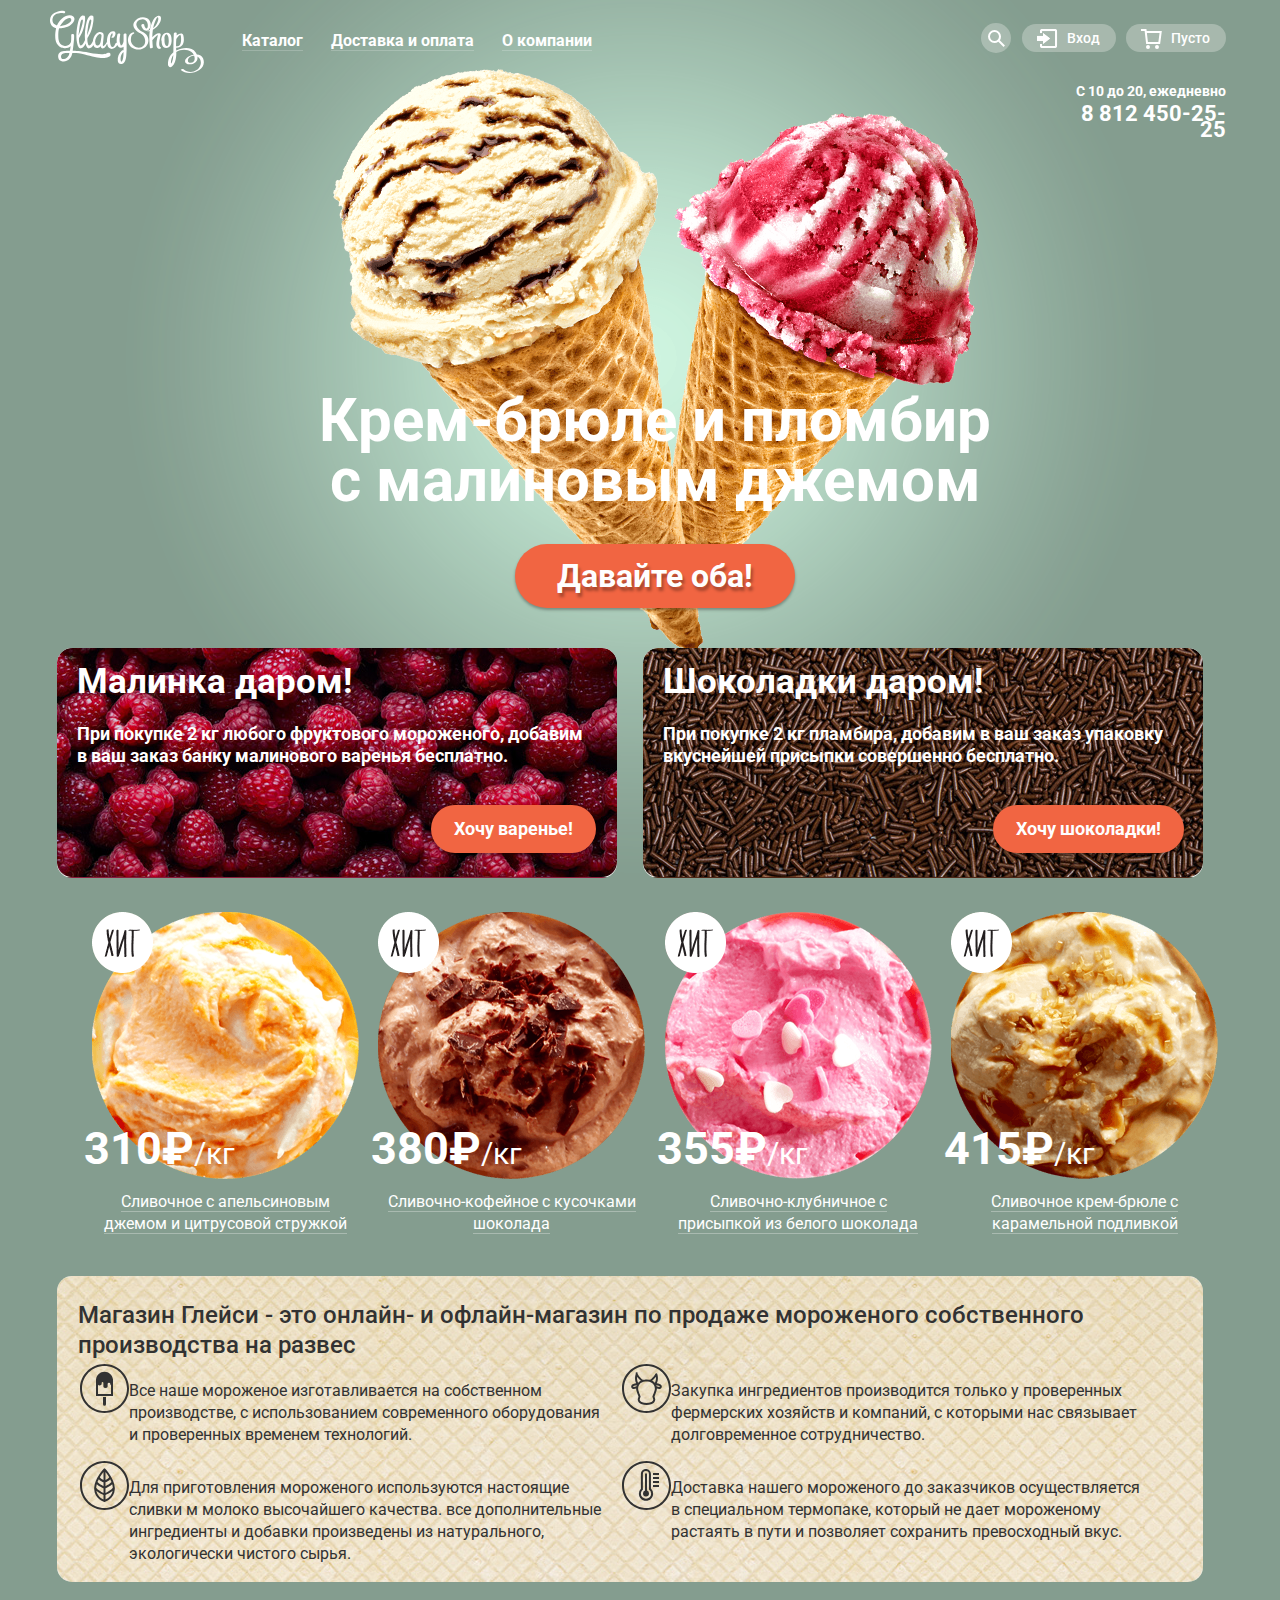
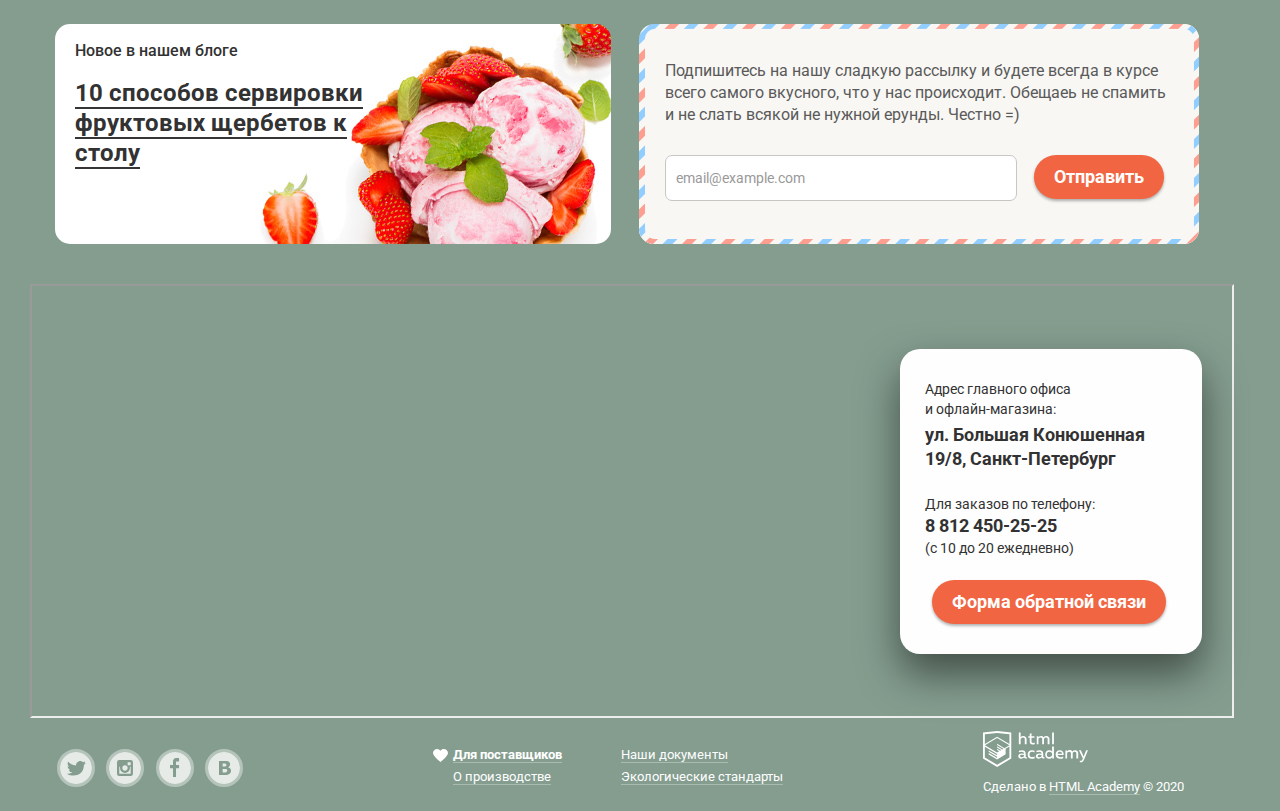
<file: index.html>
<!DOCTYPE html>
<html lang="ru">
  <head>
    <meta charset="utf-8">
    <title>Gllacy Shop</title>
    <link href="https://fonts.googleapis.com/css2?family=Roboto:wght@400;500;700&display=swap" rel="stylesheet">
    <link href="/css/normalize.css" rel="stylesheet" >
    <link href="/css/site.css" rel="stylesheet">
  </head>
  <body>

    <header class="main-header">

      <nav class="main-navigation">

        <div class="index-logo">
          <img src="/svg/logo.svg" alt="Логотип магазина Глейзи">
        </div>
        
        <ul class="site-navigation style">
          <li class="menu-item"><a href="#" class="indent">Каталог</a></li>
          <li class="menu-item"><a href="#">Доставка и оплата</a></li>
          <li class="menu-item"><a href="#">О компании</a></li>
        </ul>

        <div class="for-user">
          <div class="user-navigation style">
            <ul class="for-user-navigation">
              <li>
                <a class="site-loupe" href="#">
                  <div class="modal modal-loupe">
                    <form class="search" action="#" method="POST">
                      <h2 class="visually-hidden">Поиск</h2>
                      
                      <input class="input" type="text" name="input" placeholder="Крем-брюле"><br>
                    </form>
                  </div>
                </a>  
              </li>
              <li class="user-information">
                <a class="login-link" href="login.html">Вход</a>
              </li>
              <li class="user-information">
                <a class="site-basket" href="basket.html">Пусто</a>
              </li>
            </ul>
          </div>

          <div class="working-time">
            <p>С 10 до 20, ежедневно</p>
            <p class="working_telephone">8 812 450-25-25</p>
          </div>
        </div>
      </nav>
    </header>

    <main class="conteiner">

      <h1 class="visually-hidden">Магазин Глейзи</h1>
      <section class="gallery">
        <h2 class="visually-hidden">Фотогалерея</h2>

        <div class="background-ice"></div>

        <div class="ice-title">
          <div class="background-ice-title">
            <p class="content-title">Крем-брюле и пломбир<br> с малиновым джемом</p>
            <a class="catalog-button" href="catalog.html">
              <button type="button" class="button-want button">Давайте оба!</button>
            </a>
          </div>
        </div>
      </section>

      <section class="catalog">
        
        <div class="raspberries-chocolate">
          <div class="background-raspberries">
            <h3>Малинка даром!</h3>
            <p>При покупке 2 кг любого фруктового мороженого, добавим<br>
              в ваш заказ банку малинового варенья бесплатно.
            </p>

            <div class="button-raspberries">
              <a class="catalog-button" href="catalog.html">
                <button type="button" class="button">Хочу варенье!</button>
              </a>
            </div>
          </div>

          <div class="background-chocolate">
            <h3>Шоколадки даром!</h3>
            <p>При покупке 2 кг пламбира, добавим в ваш заказ упаковку<br>
              вкуснейшей присыпки совершенно бесплатно.
            </p>
            
            <div class="button-chocolate">
              <a class="catalog-button" href="catalog.html">
                <button type="button" class="button">Хочу шоколадки!</button>
              </a>
            </div>  
          </div>
        </div>
      </section>

      <section class="index-hit">
        <h2 class="visually-hidden">Список мороженого</h2>

        <div class="catalog-ice">
          <div class="catalog-style">
            <div class="catalog-item">

              <div class="ice">
                <img src="/img/01.png" width="267" height="267" alt="Сливочное с апельсиновым джемом и цитрусовой стружкой">
              </div>

              <div class="price">
                <span class="catalog-weight"><b>310₽</b>/кг</span><br>
              </div>
              
              <p class="catalog-itim-title">
                <a href="#">Сливочное с апельсиновым<br> джемом и цитрусовой стружкой</a>
              </p>
              <a class="button button-ice" href="#">Быстрый просмотр</a>
            </div>

            <div class="catalog-item">

              <div class="ice">
                <img src="/img/02.png" width="267" height="267" alt="Сливочно-кофейное с кусочками шоколада">
              </div>

              <div class="price">
                <span class="catalog-weight"><b>380₽</b>/кг</span><br>
              </div>

              <p class="catalog-itim-title">
                <a href="#">Сливочно-кофейное с кусочками<br> шоколада</a>
              </p>
              <a class="button button-ice" href="#">Быстрый просмотр</a>
            </div>

            <div class="catalog-item">

              <div class="ice">
                <img src="/img/03.png" width="267" height="267" alt="Сливочно-клубничное с присыпкой из белого шоколада">
              </div>

              <div class="price">
                <span class="catalog-weight"><b>355₽</b>/кг</span><br>
              </div>

              <p class="catalog-itim-title">
                <a href="#">Сливочно-клубничное с<br> присыпкой из белого шоколада</a>
              </p>
              <a class="button button-ice" href="#">Быстрый просмотр</a>
            </div>
            
            <div class="catalog-item">

              <div class="ice">
                <img src="/img/04.png" width="267" height="267" alt="Сливочное крем-брюле с карамельной подливкой">
              </div>

              <div class="price">
                <span class="catalog-weight"><b>415₽</b>/кг</span><br>
              </div>

              <p class="catalog-itim-title">
                <a href="#">Сливочное крем-брюле с<br> карамельной подливкой</a>
              </p>
              <a class="button button-ice" href="#">Быстрый просмотр</a>
            </div>
          </div>
        </div>      
      </section>

      <section class="background-waffle">
        <h2 class="visually-hidden">Преимущуства</h2>

        <p class="advant-title">Магазин Глейcи - это онлайн- и офлайн-магазин по продаже мороженого
           собственного производства на развес
        </p>
        
        <div class="waffle-style">
          <div class="waffle-style-column">
            <div class="style-column">
              <img src="/svg/ice-cream.svg" width="49" height="49" alt="Мороженое">
              <p>Все наше мороженое изготавливается на собственном<br> производстве, 
                  с использованием современного оборудования<br> и проверенных временем технологий.
              </p>
            </div>
            <div class="style-column">
              <img src="/svg/cow.svg" width="49" height="49" alt="Корова">
              <p>Закупка ингредиентов производится только у проверенных<br> фермерских хозяйств 
                  и компаний, с которыми нас связывает<br> долговременное сотрудничество.
              </p>
            </div>            
          </div>

          <div class="waffle-style-column">
            <div class="style-column">
              <img src="/svg/eco.svg" width="49" height="49" alt="Лист">
              <p>Для приготовления мороженого используются настоящие<br> сливки м молоко 
                  высочайшего качества. все дополнительные<br> ингредиенты и добавки произведены
                  из натурального,<br> экологически чистого сырья.
              </p>
            </div>
                        
            <div class="style-column">
              <img src="/svg/thermometer.svg" width="49" height="49" alt="Термометр">
              <p>Доставка нашего мороженого до заказчиков осуществляется<br> в специальном термопаке, 
                  который не дает мороженому<br> растаять в пути и позволяет сохранить
                  превосходный вкус.
              </p>
            </div>
          </div>

        </div>   
      </section>

      <section class="technical-section">
        <div class="technical blog">
          <h2 class="visually-hidden">Блог</h2>

          <p class="blog-title">
            Новое в нашем блоге
          </p>
          <a href="#" class="blog-news">10 способов сервировки<br> фруктовых щербетов к<br> столу</a>
        </div>

        <div class="technical mailing">
          <h2 class="visually-hidden">Подписка на рассылку</h2>

          <!-- <img src="/svg/bg-post.svg" width="560" height="220" alt="Булавка"> -->
          <p class="mailing-info">
            Подпишитесь на нашу сладкую рассылку и будете всегда в курсе<br> всего самого вкусного,
            что у нас происходит. Обещаеь не спамить<br> и не слать всякой не нужной ерунды. Честно =)
          </p>
          <form class="mailing-form" action="#" method="POST">
            <input class="input" type="text" placeholder="email@example.com">
            <button class="button mailing-button" type="submit">Отправить</button>
          </form>
        </div>
      </section>

      <section class="address">
        <h2 class="visually-hidden">Адрес на карте</h2>

        <div class="address-map">
            <iframe src="https://yandex.ru/map-widget/v1/-/CCQ366q3cD" 
            width="1200" height="430"></iframe>
        </div>

        <h2 class="visually-hidden">Форма обратной связи</h2>

        <div class="address-title">
          <p class="office-address">Адрес главного офиса<br> и офлайн-магазина:</p>
          <p class="address-title-bold">ул. Большая Конюшенная<br> 19/8, Санкт-Петербург</p>
          <p class="for-orders">Для заказов по телефону:</p>
          <p class="address-title-bold telephone">8 812 450-25-25</p>
          <p>(с 10 до 20 ежедневно)</p>
          <button type="button" class="button-form button">Форма обратной связи</button>
        </div>
      </section>
    </main>

    <footer class="main-footer">
      <div class="social-network style">        
        <a class="twitter" href="#"><img src="/svg/twitter.svg" width="32" height="32" alt="Твиттер"></a>
        <a class="instagram" href="#"><img src="/svg/instagram.svg" width="32" height="32" alt="Инстаграмм"></a>
        <a class="fb" href="#"><img src="/svg/fb.svg" width="32" height="32" alt="Файсбук"></a>
        <a class="vk" href="#"><img src="/svg/vk.svg" width="32" height="32" alt="Вконтакте"></a>
      </div>

      <div class="documents">
        <p>
          <a class="for-providers" href="#">Для поставщиков</a><br>
          <a href="#">О производстве</a>
        </p> 
        <p>
          <a href="#">Наши документы</a><br>
          <a href="#">Экологические стандарты</a>
        </p> 
      </div>

      <div class="formed">
        <img src="/svg/logo-htmlacademy.svg" width="105" height="40" alt="html academy">
        <p>
          Сделано в <a href="#">HTML Academy</a> © 2020
        </p>
      </div>
    </footer>

    <section class="modal modal-menu">
      <h2 class="visually-hidden">Подменю</h2>

      <ul class="sub-menu style">
        <li><a href="#">Новинки</a></li>
        <li><a href="catalog.html">Сливочное</a></li>
        <li><a href="#">Щербеты</a></li>
        <li><a href="#">Фруктовый лед</a></li>
        <li><a href="#">Мелорин</a></li>
      </ul>
    </section>

    <section class="modal modal-input">
      <h2 class="visually-hidden">Личный кабинет</h2>

      <input class="input" type="text" placeholder="email@example.com"><br>
      <input class="input" type="password" placeholder="········"><br>
      <button class="button" type="button">Войти</button>
      <div class="modal-input-help">
        <a href="#">Забыли пароль?</a>
        <a href="#">Новая регистрация</a>
      </div>
    </section>

    <section class="modal modal-login">
      <h2 class="visually-hidden">Обратная связь</h2>

      <h3>Мы обязательно вам ответим!</h3>
      <button type="button" class="modal-login-close"></button>
      <form class="feedback-form" action="https://mail.yandex.ru/" method="POST">
        <input class="input" type="text" name="login" placeholder="Имя Фамилия"><br>
        <input class="input" type="text" name="email" placeholder="email@example.com"><br>
        <textarea class="input" type="text" name="field" placeholder="В свободной форме"></textarea><br>
        <button class="button feedback-button" type="submit">Отправить</button>
      </form>
      
    </section>

    <script src="/js/site.js"></script>
  </body>
</html>
</file>
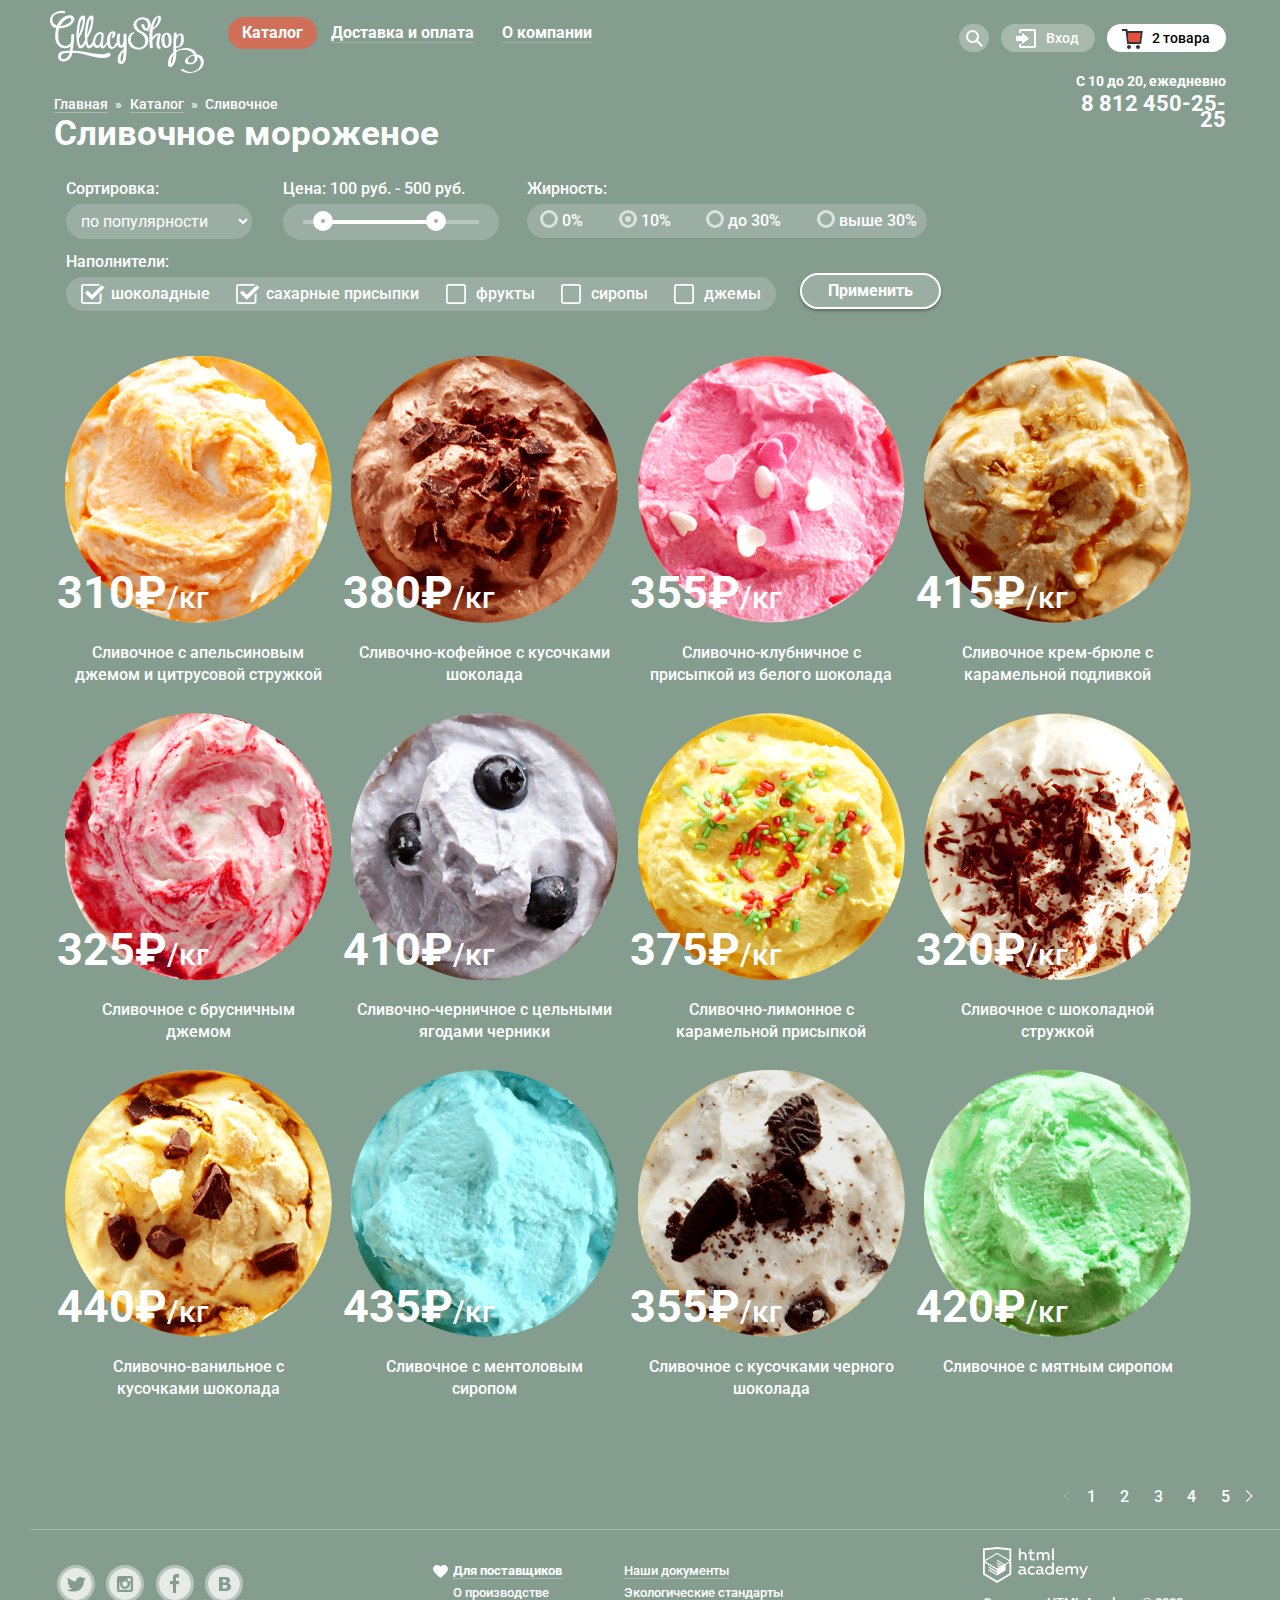
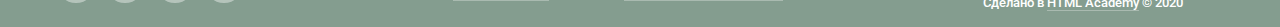
<file: catalog.html>
<!DOCTYPE html>
<html lang="ru">
  <head>
    <meta charset="utf-8">
    <title>Gllacy Shop</title>
    <link href="https://fonts.googleapis.com/css2?family=Roboto:wght@400;500;700&display=swap" rel="stylesheet">
    <link href="/css/normalize.css" rel="stylesheet" >
    <link href="/css/site-catalog.css" rel="stylesheet">
  </head>
  <body>

    <header class="main-header">

      <nav class="main-navigation">

        <div class="index-logo">
          <a href="index.html"><img src="/svg/logo.svg" alt="Логотип магазина Глейзи"></a>
        </div>
        
        <ul class="site-navigation style">
          <li class="menu-item"><a href="#" class="indent">Каталог</a></li>
          <li class="menu-item"><a href="#">Доставка и оплата</a></li>
          <li class="menu-item"><a href="#">О компании</a></li>
        </ul>

        <div class="for-user">
          <div class="user-navigation style">
            <ul class="for-user-navigation">
              <li>
                <a class="site-loupe" href="#">
                  <div class="modal modal-loupe">
                    <form class="search" action="#" method="POST">
                      <h2 class="visually-hidden">Поиск</h2>
                      
                      <input class="input" type="text" name="input" placeholder="Крем-брюле"><br>
                    </form>
                  </div>
                </a>  
              </li>
              <li class="user-information">
                <a class="login-link" href="login.html">Вход</a>
              </li>
              <li class="user-information">
                <a class="site-basket" href="basket.html">2 товара</a>
              </li>
            </ul>
          </div>

          <div class="working-time">
            <p>С 10 до 20, ежедневно</p>
            <p class="working-telephone">8 812 450-25-25</p>
          </div>
        </div>
      </nav>
    </header>

    <main class="main-conteiner">

      <section class="filters">
        
        <ul class="breadcrumbs style">
          <li><a href="index.html">Главная</a></li>
          <li>»</li>
          <li><a href="catalog.html">Каталог</a></li>
          <li>»</li>
          <li class="breadcrumbs-current">Сливочное</li>
        </ul>
        <h1 class="page-title">Сливочное мороженое</h1>

        <h2 class="visually-hidden">Фильтр товаров</h2>

        <div class="type-price-fatness">
          <fieldset>
            <legend class="parameters parameters-sort">Сортировка:</legend>
              <select class="sort">
                <option class="filter-sort">по популярности</option>
                <option class="filter-sort">сначала недорогие</option>
                <option class="filter-sort">сначала дорогие</option>
                <option class="filter-sort">по жирности</option>
              </select>      
          </fieldset>

          <fieldset>
            <legend class="parameters parameters-price">Цена: 100 руб. - 500 руб.</legend>
            <div class="container">
              <div class="range-controls">
                <div class="scale">
                  <div class="bar"></div>
                </div>
                <div class="range-toggle range-toggle-min"></div>
                <div class="range-toggle range-toggle-max"></div>
              </div>
            </div>           
          </fieldset>
          
          <fieldset>
            <legend class="parameters">Жирность:</legend>

            <ul class="parameters-fatness">
              <li class="filter-option">
                <input class="filter-input filter-input-radio"
                type="radio" name="product-groduct" id="filter-zero">
                <label class="radio" for="filter-zero">0%</label>
              </li>
              <li class="filter-option">
                <input class="filter-input filter-input-radio"
                type="radio" name="product-groduct" id="filter-ten" checked>
                <label class="radio" for="filter-ten">10%</label>
              </li>
              <li class="filter-option">
                <input class="filter-input filter-input-radio"
                type="radio" name="product-groduct" id="filter-befor-therty">
                <label class="radio" for="filter-befor-therty">до 30%</label>
              </li>
              <li class="filter-option">
                <input class="filter-input filter-input-radio"
                type="radio" name="product-groduct" id="filter-above-therty">
                <label class="radio" for="filter-above-therty">выше 30%</label>
              </li>
            </ul>            
          </fieldset>
        </div>

        <div class="fillers">

          <fieldset>
            <legend class="parameters">Наполнители:</legend>

            <ul class="fillers-style">
              <li class="filter-filler">
                <input class="filter-input filter-input-checkbox"
                type="checkbox" name="chocolate" id="filter-chocolate" checked>
                <label for="filter-chocolate"><span></span>шоколадные</label>
              </li>
              <li class="filter-filler">
                <input class="filter-input filter-input-checkbox"
                type="checkbox" name="sugar-powders" id="filter-sugar-powders" checked>
                <label for="filter-sugar-powders"><span></span>сахарные присыпки</label>
              </li>
              <li class="filter-filler">
                <input class="filter-input filter-input-checkbox"
                type="checkbox" name="fruts" id="filter-fruts">
                <label for="filter-fruts"><span></span>фрукты</label>
              </li>
              <li class="filter-filler">
                <input class="filter-input filter-input-checkbox"
                type="checkbox" name="syrups" id="filter-syrups">
                <label for="filter-syrups"><span></span>сиропы</label>
              </li>
              <li class="filter-filler">
                <input class="filter-input filter-input-checkbox"
                type="checkbox" name="jams" id="filter-jams">
                <label for="filter-jams"><span></span>джемы</label>
              </li>
            </ul>
          </fieldset>

          <fieldset>
            <legend class="parameters"></legend>

            <button type="submit" class="filter-button button">Применить</button>
            
          </fieldset>
        </div>
      </section>

      <section class="catalog style">
        <h2 class="visually-hidden">Список мороженого</h2>

        <div class="catalog-ice style">
          <div class="catalog-item">
            
            <div class="ice">
              <img src="/img/1.png" width="267" height="267" alt="Сливочное с апельсиновым джемом и цитрусовой стружкой">
            </div>

            <div class="price">
              <span class="catalog-weight"><b>310₽</b>/кг</span><br>
            </div>

            <p class="catalog-itim-title">
              <a href="#">Сливочное с апельсиновым<br> джемом и цитрусовой стружкой</a>
            </p>
            <a class="button button-ice" href="#">Быстрый просмотр</a>
          </div>

          <div class="catalog-item">

            <div class="ice">
              <img src="/img/2.png" width="267" height="267" alt="Сливочно-кофейное с кусочками шоколада">
            </div>

            <div class="price">
              <span class="catalog-weight"><b>380₽</b>/кг</span><br>
            </div>

            <p class="catalog-itim-title">
              <a href="#">Сливочно-кофейное с кусочками<br> шоколада</a>
            </p>
            <a class="button button-ice" href="#">Быстрый просмотр</a>
          </div>
            
          <div class="catalog-item">

            <div class="ice">
              <img src="/img/3.png" width="267" height="267" alt="Сливочно-клубничное с присыпкой из белого шоколада">
            </div>

            <div class="price">
              <span class="catalog-weight"><b>355₽</b>/кг</span><br>
            </div>

            <p class="catalog-itim-title">
              <a href="#">Сливочно-клубничное с<br> присыпкой из белого шоколада</a>
            </p>
            <a class="button button-ice" href="#">Быстрый просмотр</a>
          </div>

          <div class="catalog-item">

            <div class="ice">
              <img src="/img/4.png" width="267" height="267" alt="Сливочное крем-брюле с карамельной подливкой">
            </div>

            <div class="price">
              <span class="catalog-weight"><b>415₽</b>/кг</span><br>
            </div>

            <p class="catalog-itim-title">
              <a href="#">Сливочное крем-брюле с<br> карамельной подливкой</a>
            </p>
            <a class="button button-ice" href="#">Быстрый просмотр</a>
          </div>
        </div>

        <div class="catalog-ice style">

          <div class="catalog-item">

            <div class="ice">
              <img src="/img/1-2.png" width="267" height="267" alt="Сливочное с брусничным джемом">
            </div>

            <div class="price">
              <span class="catalog-weight"><b>325₽</b>/кг</span><br>
            </div>

            <p class="catalog-itim-title">
              <a href="#">Сливочное с брусничным<br> джемом</a>
            </p>
            <a class="button button-ice" href="#">Быстрый просмотр</a>
          </div>

          <div class="catalog-item">

            <div class="ice">
              <img src="/img/2-2.png" width="267" height="267" alt="Сливочно-черничное с цельными ягодами черники">
            </div>

            <div class="price">
              <span class="catalog-weight"><b>410₽</b>/кг</span><br>
            </div>

            <p class="catalog-itim-title">
              <a href="#">Сливочно-черничное с цельными<br> ягодами черники</a>
            </p>
            <a class="button button-ice" href="#">Быстрый просмотр</a>
          </div>

          <div class="catalog-item">

            <div class="ice">
              <img src="/img/3-2.png" width="267" height="267" alt="Сливочно-лимонное с карамельной присыпкой">
            </div>

            <div class="price">
              <span class="catalog-weight"><b>375₽</b>/кг</span><br>
            </div>

            <p class="catalog-itim-title">
              <a href="#">Сливочно-лимонное с<br> карамельной присыпкой</a>
            </p>
            <a class="button button-ice" href="#">Быстрый просмотр</a>
          </div>

          <div class="catalog-item">

            <div class="ice">
              <img src="/img/4-2.png" width="267" height="267" alt="Сливочное с шоколадной стружкой">
            </div>

            <div class="price">
              <span class="catalog-weight"><b>320₽</b>/кг</span><br>
            </div>

            <p class="catalog-itim-title">
              <a href="#">Сливочное с шоколадной<br> стружкой</a>
            </p>
            <a class="button button-ice" href="#">Быстрый просмотр</a>
          </div>
        </div>

        <div class="catalog-ice style">

          <div class="catalog-item">

            <div class="ice">
              <img src="/img/1-3.png" width="267" height="267" alt="Сливочно-ванильное с кусочками шоколада">
            </div>

            <div class="price">
              <span class="catalog-weight"><b>440₽</b>/кг</span><br>
            </div>

            <p class="catalog-itim-title">
              <a href="#">Сливочно-ванильное с<br> кусочками шоколада</a>
            </p>
            <a class="button button-ice" href="#">Быстрый просмотр</a>
          </div>

          <div class="catalog-item">

            <div class="ice">
              <img src="/img/2-3.png" width="267" height="267" alt="Сливочное с ментоловым сиропом">
            </div>

            <div class="price">
              <span class="catalog-weight"><b>435₽</b>/кг</span><br>
            </div>

            <p class="catalog-itim-title">
              <a href="#">Сливочное с ментоловым<br> сиропом</a>
            </p>
            <a class="button button-ice" href="#">Быстрый просмотр</a>
          </div>

          <div class="catalog-item">

            <div class="ice">
              <img src="/img/3-3.png" width="267" height="267" alt="Сливочное с кусочками черного шоколада">
            </div>

            <div class="price">
              <span class="catalog-weight"><b>355₽</b>/кг</span><br>
            </div>

            <p class="catalog-itim-title">
              <a href="#">Сливочное с кусочками черного<br> шоколада</a>
            </p>
            <a class="button button-ice" href="#">Быстрый просмотр</a>
          </div>

          <div class="catalog-item">

            <div class="ice">
              <img src="/img/4-3.png" width="267" height="267" alt="Сливочное с мятным сиропом">
            </div>

            <div class="price">
              <span class="catalog-weight"><b>420₽</b>/кг</span><br>
            </div>

            <p class="catalog-itim-title">
              <a href="#">Сливочное с мятным сиропом</a>
            </p>
            <a class="button button-ice" href="#">Быстрый просмотр</a>
          </div>

        </div>        
      </section>

      <section>
        <h2 class="visually-hidden">Пагинация</h2>

        <div class="pagination">
          <ul class="pagination-list style">
            <li><img src="/img/arrow-left.png"></li>
            <li class="pagination-item pagination-one"><a href="#">1</a></li>
            <li class="pagination-item"><a href="#">2</a></li>
            <li class="pagination-item"><a href="#">3</a></li>
            <li class="pagination-item"><a href="#">4</a></li>
            <li class="pagination-item"><a href="#">5</a></li>
            <li><img src="/img/arrow-right.png"></li>
          </ul>
        </div>
      </section>
      
    </main>


    <footer class="main-footer">
      <div class="social-network style">        
        <a class="twitter" href="#"><img src="/svg/twitter.svg" width="32" height="32" alt="Твиттер"></a>
        <a class="instagram" href="#"><img src="/svg/instagram.svg" width="32" height="32" alt="Инстаграмм"></a>
        <a class="fb" href="#"><img src="/svg/fb.svg" width="32" height="32" alt="Файсбук"></a>
        <a class="vk" href="#"><img src="/svg/vk.svg" width="32" height="32" alt="Вконтакте"></a>
      </div>

      <div class="documents">
        <p>
          <a class="for-providers" href="#">Для поставщиков</a><br>
          <a href="#">О производстве</a>
        </p> 
        <p>
          <a href="#">Наши документы</a><br>
          <a href="#">Экологические стандарты</a>
        </p> 
      </div>

      <div class="formed">
        <img src="/svg/logo-htmlacademy.svg" width="105" height="40" alt="html academy">
        <p>
          Сделано в <a href="#">HTML Academy</a> © 2020
        </p>
      </div>
    </footer>

    <section class="modal modal-menu">
      <h2 class="visually-hidden">Подменю</h2>

      <ul class="sub-menu style">
        <li><a href="#">Новинки</a></li>
        <li><a href="catalog.html">Сливочное</a></li>
        <li><a href="#">Щербеты</a></li>
        <li><a href="#">Фруктовый лед</a></li>
        <li><a href="#">Мелорин</a></li>
      </ul>
    </section>

    <section class="modal modal-input">
      <h2 class="visually-hidden">Личный кабинет</h2>

      <input class="input" type="text" placeholder="email@example.com"><br>
      <input class="input" type="password" placeholder="········"><br>
      <button class="button" type="button">Войти</button>
      <div class="modal-input-help">
        <a href="#">Забыли пароль?</a>
        <a href="#">Новая регистрация</a>
      </div>
    </section>

    <section class="modal-basket">
      <h2 class="visually-hidden">Корзина</h2>

      <div class="basket-full">
        <div class="ice-list">
          <div class="position-item">
            <div class="del">
              <img src="/svg/cross-small.svg" width="11" height="11" alt="Крестик закрытия">
              <img src="/img/ice-little-1.png" width="33" height="33" alt="Пломбир с апельсиновым джемом">
              <p>Пломбир с апельсиновым джемом</p>
            </div>
            <p>1,5 кг x <span>200 руб.</span></p>
            <p>300 руб.</p>
          </div>
          <div class="position-item">
            <div class="del">
              <img src="/svg/cross-small.svg" width="11" height="11" alt="Крестик закрытия">
              <img src="/img/ice-little-2.png" width="33" height="33"
              alt="Клубничный пломбир с посыпкой из белого шоколада">
              <p>Клубничный пломбир с посыпкой <br>из белого шоколада</p>
            </div>
            <p>1,5 кг x <span>300 руб.</span></p>
            <p>450 руб.</p>
          </div>
        </div>
        
        <div class="ice-price">
          <div class="price-final">
            <p>Итого: 750 руб.</p>
          </div>
          <div class="price-button">
            <button type="button" class="place-order button">Оформить заказ</button>
          </div>
        </div>
      </div>      
      
    </section>

    <script src="/js/site-catalog.js"></script>

  </body>

</html>
</file>
<file: css/site.css>
.main-header-logo {
    background-color: burlywood;
    background-repeat: no-repeat;
    display: block;

}

body {
    margin: 0;
    padding: 0;
    padding-left: 30px;

    width: 1200;

    font-family: 'Roboto', Arial, sans-serif;
    font-size: 16px;
    line-height: 22px;
    font-weight: 400;
    color: #ffffff;

    background-color: #849d8f;
    background-image: url("/img/illumination-1.png");
    background-position: top center;
    background-repeat: no-repeat;
}

a {
    color: white;
    text-decoration: none;
}

a:hover,
a:focus {
    color: #ffbc9e;
}

.site-navigation {
    display: flex;
    justify-content: space-between; 
    font-size: 16px;
    line-height: 18px;
    color: #ffffff;
    font-weight: 700;
    margin: 0;
    margin-top: 15px;
    padding: 0;
    height: 20px;
    min-width: 377px;    

    list-style: none;
}

.menu-item a,
.delivery a,
.about-company a {
    display: block;
}

.menu-item a::after,
.delivery a::after,
.about-company a::after {
    content: "";
    display: block;
    height: 1px;
    background-color: rgba(255,255,255,.2);
}

.site-navigation a {
    padding: 7px 14px;
}

.menu-item a:hover,
.menu-item a:focus {
    padding: 6px 14px;
    background-color: #f7f6f3;
    color: #323232;
    border-radius: 20px;
    text-decoration: none;
}

.menu-item a:focus {
    background-color: #ededed;
}

.user-navigation,
.working-time {
    font-size: 14px;
    line-height: 16px;
    font-weight: 500;
}

.working-time p {
    font-weight: 700;
    margin: 0;
    margin-bottom: 7px;
    text-align: right;
}

.working_telephone {
    margin: 0;
    padding: 0;
    font-size: 22px;
    font-weight: 700;
}

.style {
    list-style: none;
}

.for-user {
    width: 245px;
    height: 90px;
    margin-left: auto;
    margin-right: 54px;
    min-height: 103px;
}

.user-navigation {     
    width: 245px;
    height: 33px;
    min-height: 20px;
}

.for-user-navigation {
    display: flex;
    flex-wrap: wrap;
    justify-content: space-between;
    list-style: none;
    margin-top: 20px;
    padding: 0;
}

.site-loupe {
    padding: 7px 15px;
    border-radius: 50px;
    background-color: rgba(248, 247, 244, 0.3);
    background-image: url(/svg/loupe.svg);
    background-repeat: no-repeat;
    background-position: 50%;
    width: 18px;
    height: 19px;
}

.site-loupe:hover {
    background-image: url(/img/loupe-black.png);
    background-repeat: no-repeat;
    background-position: 50%;
    background-color: #f8f7f4;
}

/* .site-loupe:before {
    content: "r";
    position: relative;
    color: black;
    top: 20px;
    margin-right: 10px;
    border: 1px solid red;
} */

.login-link,
.site-basket {
    position: relative;
    padding: 6px 16px;
    padding-left: 45px;
    border-radius: 20px;
    background-color: rgba(248, 247, 244, 0.3);
    text-decoration: none;
}

.login-link::before {
    content: "";
    position: absolute;
    top: 5px;
    left: 15px;
    width: 22px;
    height: 21px;
}

.login-link {
    background-image: url(/img/entrance-white.png);
    background-repeat: no-repeat;
    background-position: 15px 5px;
}

.login-link:hover {
    background-image: url(/svg/entrance.svg);
    background-repeat: no-repeat;
    background-position: 15px 5px;
} 

.site-basket::before {
    content: "";
    position: absolute;
    top: 5px;
    left: 15px;
    width: 23px;
    height: 21px;
}

.site-basket {
    background-image: url(/svg/basket.svg);
    background-repeat: no-repeat;
    background-position: 15px 5px;
}

.site-basket:hover {
    background-image: url(/svg/basket-red.svg);
    background-repeat: no-repeat;
    background-position: 15px 5px;
}

.working-time {
    width: 167px;
    height: 40px;
    margin-top: 20px;
    margin-left: auto;
}

.user-information a:hover {
    padding: 6px 16px;
    background-color: #f8f7f4;
    color: #323232;
    border-radius: 20px;
    text-decoration: none;    
    padding-left: 45px;
}

.gallery .content-title {
    margin: 0;
    margin-top: 15px;
    font-size: 60px;
    line-height: 60.35px;
    font-weight: 700;
    text-align: center;
}
.button {
    padding: 15px 25px;
    margin: 13px;
    font-size: 18px;
    line-height: 24px;
    font-weight: 700;
    color: #fefefe;
    background-color: #f16542;
    border-radius: 50px;
    border: none;
    text-align: center;
    text-decoration: none;
    box-shadow: 0 2px 3px 0  rgba(0,0,0,0.3);
    outline: none;
}

.button:hover {
    color: white;
    background-color: #f17d65;
    box-shadow: 0 2px 3px 0 #ac1000;
    outline: none;
}

.button:focus {
    color: white;
    background-color: #dc5539;
    box-shadow: inset 0 2px 3px 0 #952718;
    outline: none;
}

.button-want {
    padding: 10px 42px;
    margin: 32px;
    font-size: 32px;
    line-height: 44px;
    font-weight: 700;
    text-shadow: 2px 4px 3px rgba(0,0,0,0.3)
}

.catalog {
    margin-top: 17px;
}

.raspberries-chocolate {
    display: flex;
    justify-content: space-between;
    margin-top: -22px;
    min-height: 230px;
    width: 1146px;
    margin-left: 27px;
}

.background-raspberries h3,
.background-chocolate h3 {
    font-size: 35px;
    font-weight: 700;
    padding-left: 20px;
    margin-top: 23px;
    margin-bottom: 30px;
}

.background-raspberries p,
.background-chocolate p {
    font-size: 18px;
    font-weight: 700;
    padding-left: 20px;
    margin-bottom: ;
}

.background-raspberries {
    background-color: #891c3b;
    background-image: url("/img/raspberries.jpg");
    background-repeat: no-repeat;
    height: 230px;
    width: 560px;
    border-radius: 15px;
}

.background-chocolate {
    background-color: #4f2918;
    background-image: url("/img/chocolate.jpg");
    background-repeat: no-repeat;
    height: 230px;
    width: 560px;
    border-radius: 15px;
}

.button-chocolate .button,
.button-raspberries .button {
    padding: 12px 23px;
    margin: 0px;
    margin-left: 374px;
    margin-top: 20px;
}

.button-chocolate .button {
    margin-left: 350px;
}

.catalog-item-title {
    font-weight: 500;
}

.catalog-item b {
    font-size: 45px;
    line-height: 45px;
    font-weight: 700;
}

.catalog-item a {
    color: white;
    text-decoration: none;
    border-bottom: 1px rgba(255, 255, 255, 0.3) solid;
}

.catalog-weight {
    font-size: 30px;
    line-height: 45px;
}

.button-ice {
    visibility: hidden;
    position: relative;
    bottom: 30px;
}

.catalog-item:hover {
    border-radius: 5px;
    background-color: rgba(255, 255, 255, 0.2);
    width: 293px;
    height: 416px;
    box-shadow: 0 2px 3px 0  rgba(0,0,0,0.3);
}

.catalog-item:hover .button-ice {
    visibility: visible;
}

.catalog-item {
    height: 416px;
    width: 293px;
    list-style: none;
    text-align: center;
    padding-top: 7px;
}

.price {
    width: 155px;
    height: 40px;
    position: relative;
    bottom: 59px;
}

.catalog-itim-title {
    position: relative;
    text-align: center;
    height: 40px;
    bottom: 50px;
}

.index-hit {    
    height: 455px;
}

.catalog-style {
    display: flex;
    height: 425px;
    width: 1146px;
    margin: auto;
    margin-top: 27px;
}

.background-waffle {
    display: block;
    background-color: #eee1c9;
    background-image: url("/img/waffle.jpg");
    background-repeat: no-repeat;
    color: #323232;
    width: 1146px;
    height: 306px;
    margin-left: 27px;
    margin-top: -84px;
    border-radius: 15px;
}

.background-waffle .advant-title {
    font-size: 24px;
    line-height: 30px;
    font-weight: 500;
    padding-left: 21px;
}

.advant-title {
    display: inline-block;
    height: 54px;    
    width: 1146px;
    margin: auto;
    margin-top: 24px;
}

.waffle-style {
    width: 1100px;
    height: 188px;
    margin: auto;
    margin-top: 5px;
    flex-direction: column;
}

.waffle-style-column{
    display: flex;
    margin-bottom: 7px;
}

.style-column {
    display: flex;
    height: 90px;    
    width: 542px;
}

.technical-section {
    display: flex;
    width: 1146px;
    height: 220px;
    margin-left: 25px;
    margin-top: 42px;
    margin-bottom: 40px;
}

.blog {
    color: #323232;
    background-color: white;
    background-image: url(/img/strawberry.jpg);
    background-repeat: no-repeat;
    height: 220px;
    width: 560px;
    border-radius: 15px;
    font-weight: 500;
    padding-left: 20px;
}

.blog-news {
    color: #323232;
    font-size: 24px;
    line-height: 30px;
    font-weight: 700;
    text-decoration: none;
    border-bottom: 2px rgba(53, 53, 53) solid;
}

.blog-news:hover{
    color: #e84d37;
    border-bottom: none;
}

.blog-news:focus {
    color: #e84d37;
    border-bottom: 2px #e84d37 solid;
}

.mailing {
    color: #5a5a5a;
    background-image: url(/img/bg-post.png);
    background-repeat: no-repeat;
    border-radius: 15px;
    height: 220px;
    width: 560px;
    padding-left: 26px;
    margin-left: 28px;
    padding-top: 20px;
}

.mailing-form .input {
    border: 1px solid #999999;
    padding: 10px;
    border-radius: 7px;
    font-weight: 700;    
    line-height: 24px;  
    border-color: #c7c6c5;
}

.mailing-form .input:hover {
    outline:none;
    box-shadow: 0 0 0 1px #c7c6c5 inset;
}

.mailing-form .input:focus {
    outline:none;
    border: 1px solid #8fbdec;
    box-shadow: 0 0 0 1px #8fbdec inset; 
}

.mailing-form .input::-webkit-input-placeholder {
    color: #999999 !important;
    font-weight: 400;        
    font-size: 14px;
}

.mailing .input {
    width: 330px;
    font-size: 16px;
    outline: none;
}

.mailing-button {
    padding: 10px 20px;
}

.address {
    height: 430px;
}

.address-title {
    color: #323232;
    font-size: 14px;
    line-height: 20px;
    background-color: #fefefe;
    border-radius: 20px;
    width: 302px;
    height: 305px;
    position: relative;
    margin-top: -375px;
    margin-left: 870px;
    box-shadow: 0 20px 40px rgba(0, 0, 0, 0.5);
}

.address-title p:first-child {
    padding-top: 30px;
}

.address-title p {
    padding-left: 25px;
    margin: 0;
    padding-bottom: 4px;
}

.address-title .address-title-bold {
    padding-bottom: 23px;
}

.address-title .for-orders,
.address-title .telephone {
    padding-bottom: 0; 
}

.address-title-bold {
    font-size: 18px;
    line-height: 24px;
    font-weight: 700;
}

.address-title button {
    padding: 10px 20px;
    margin-bottom: 31px;
    margin-left: 32px;
    margin-top: 18px;
}

.documents,
.formed {
    font-size: 13px;
    list-style: 18px;
}

.documents .for-providers {
    font-weight: 700;
    position: relative;
}

.documents .for-providers::before {
    content: "";
    position: absolute;
    bottom: 0px;
    left: -20px;
    width: 15px;
    height: 13px;

    background-image: url(/svg/heart.svg);
    background-repeat: no-repeat;
}

.documents a:hover,
.formed a:hover {
    color: #ffbc9e;
    border-bottom: none;
}

.documents a:focus,
.formed a:focus {
    color: #ffbc9e;
    border-bottom: 1px #ffbc9e solid;
}


/* ----- Сеточные стили ----- */

.visually-hidden {
    display: none;
}

.main-navigation {
    display: flex;
    padding-top: 10px;
    padding-left: 20px;
    min-height: 90px;
}

.index-logo {
    width: 154px;
    height: 64px;
    margin-right: 24px;
}

.gallery {
    display: flex;
    height: 584px;
    margin-top: -44px;
    flex-direction: column;
    align-items: center;
}

.background-ice {
    width: 647px;
    height: 584px;
    margin-bottom: -277px;
    background-image: url(/img/ice.png);
    background-repeat: no-repeat;
}

.background-ice-title {
    display: flex;
    width: 680px;
    height: 209px;
    flex-direction: column;
    align-items: center;
}

.main-footer {
    display: flex;
    height: 97px;
}

.social-network {
    display: flex;
    justify-content: space-between;
    width: 186px;
    height: 38px;
    margin-top: 35px;
    margin-left: 27px;
    margin-right: 210px;
}

.social-network a {
    border: 3px rgba(255, 255, 255, 0.5) solid;
    border-radius: 50px;
    opacity: 0.8;
}

.social-network a:hover {
    border: 3px rgba(255, 255, 255, 0.7) solid;
    opacity: 1;
}

.social-network .instagram:focus {
    border: 3px rgba(233, 233, 233, 0.7) solid;
    opacity: 1;
}

.documents {
    display: flex;
    justify-content: space-between;
    width: 330px;
    height: 37px;
    margin-top: 30px;
    margin-right: 200px;
}

.documents a,
.formed a {
    text-decoration: none;
    border-bottom: 1px rgba(255, 255, 255, 0.3) solid;
}
.documents p,
.formed p {
    margin: 0;
}

.formed{
    width: 205px;
    height: 59px;
    margin-top: 15px;
}

.modal {
    position: fixed;
    font-size: 14px;
    line-height: 20px;
    font-weight: 400;
    color: #999999;

    background-color: #f8f7f4;
    box-shadow: 0 20px 40px rgba(0, 0, 0, 0.5);
}

.modal-menu {
    top: 60px;
    left: 18%;

    line-height: 16px;
    width: 143px;
    /* padding: 15px 20px; */
    /* margin: 0; */
    border-radius: 5px;
    color: #323232;
}

.modal-menu ul {
    padding: 0;
    margin: 0;
}

.modal-menu li {
    padding: 8px 20px;
}

.modal-menu a {
    color: #323232;
    text-decoration: none;
}

.modal-menu li:hover {
    background-color: #fbded7;
    border-radius: 5px;
}

.modal-menu li:active,
.modal-menu li:focus {
    background-color: #f6b5a5;
    border-radius: 5px;
}

.modal-menu li:first-of-type {

    position: relative;
    padding-top: 12px;
    padding-bottom: 12px;
    font-weight: 700;
}

.modal-menu li:first-of-type::after {
    content: "";
    position: absolute;
    left: 6px;
    right: 9px;
    bottom: 0;
    height: 1px;
    background-color: #d1d0ce;
}

.modal-loupe {
    position: absolute;
    top: 60px;
    right: 267px;

    width: 310px;
    padding: 20px 15px;
    border-radius: 5px;
}

.modal-loupe input[type="text"] {
    box-sizing: border-box;
    border: 1px solid #c7c6c5;
    border-radius: 5px;
    width: 100%;
    padding: 13px;    
}

.modal-loupe input[type="text"]:hover,
.modal-input input[type="text"]:hover,
.modal-input input[type="password"]:hover {
    outline:none;
    box-shadow: 0 0 0 1px #c7c6c5 inset;    
}

.modal-loupe input[type="text"]:focus,
.modal-loupe input[type="text"]:active,
.modal-input input[type="text"]:focus,
.modal-input input[type="password"]:focus,
.modal-input input[type="text"]:active,
.modal-input input[type="password"]:active {
    outline:none;
    border: 1px solid #8fbdec;
    box-shadow: 0 0 0 1px #8fbdec inset;    
}

.modal-input {
    position: absolute;
    top: 60px;
    right: 163px;

    width: 241px;
    padding: 20px;
    border-radius: 5px;
}

.modal-input input[type="text"],
.modal-input input[type="password"] {
    box-sizing: border-box;
    border: 1px solid #c7c6c5;
    border-radius: 5px;
    width: 100%;
    padding: 13px;
    margin-bottom: 20px;
}

.modal-input button {
    margin: 0;
    padding: 10px 25px;
}

.modal-input-help {
    position: absolute;
    display: flex;
    flex-direction: column;
    width: 122px;
    top: 153px;
    left: 139px;
}

.modal-input-help a {
    font-size: 13px;
    line-height: 17px;
    color: #323232;
    text-decoration: none;
    border-bottom: 1px solid rgba(211, 211, 210);
}

.modal-input-help a:hover {
    color: #ffbc9e;
}

.site-loupe input {
    width: 311px;
}

.modal-login {
    top: 50%;
    left: 50%;
    margin-left: -215px;
    margin-top: -221px;
    width: 430px;
    padding: 25px;
    border-radius: 5px;
}

.modal-login h3 {
    font-size: 24px;
    line-height: 28px;
    color: #323232;
    margin: 0;
    margin-bottom: 25px;
}

.modal-login input[type="text"] {
    box-sizing: border-box;
    border: 1px solid #c7c6c5;
    border-radius: 5px;
    width: 100%;
    padding: 8px 13px 10px;    
    margin-bottom: 20px;
}

.feedback-form textarea {
    border: 1px solid #c7c6c5;
    border-radius: 5px;
    padding: 8px 13px 10px;
    margin-bottom: 20px;
    width: 402px;
    height: 155px;
    font-size: 16px; 
    resize: none;
    outline: none;
}

.modal-login input[type="text"]:hover,
.feedback-form textarea:hover {
    outline:none;
    box-shadow: 0 0 0 1px #c7c6c5 inset;    
}

.modal-login input[type="text"]:focus,
.modal-login input[type="text"]:active,
.feedback-form textarea:focus,
.feedback-form textarea:active {
    outline:none;
    border: 1px solid #8fbdec;
    box-shadow: 0 0 0 1px #8fbdec inset;    
}

.feedback input {
    width: 267px;
}

.modal-login-close {
    position: absolute;
    top: 15px;
    right: 15px;
    width: 18px;
    height: 18px;
    border: 0;
    cursor: pointer;
    background-image: url(/svg/cross-big.svg);
    background-repeat: no-repeat;
    text-align:center;
    background-color: #f8f7f4;
    outline:none;
}

.modal-login .button {
    margin: 0;
    padding: 10px 25px;
    margin-left: 289px;
    outline: none;
    box-shadow: 0 1px 3px 0 #c9685d;
}

.modal-input,
.modal-loupe,
.modal-login,
.sub-menu {
    display: none;
}

/* .login-link:hover .modal-input {
    display: block;
} */

@keyframes bounce {
    0% { transform: translateY(-2000px); }
    70% { transform: translateY(30px); }
    90% { transform: translateY(-10px); }
    100% { transform: translateY(0); }
} 

.modal-show {
    display: block;
    /* animation-name: bounce; */
    animation-duration: 0.6s;
}

@keyframes shake {
    0%, 100% { transform: translateX(0); }
    10%, 30%, 50%, 70%, 90% { transform: translateX(-10px); }
    20%, 40%, 60%, 80% { transform: translateX(10px); }
}

.modal-error {
    animation-name: shake;
    animation-duration: 0.6s;
}
</file>
<file: css/site-catalog.css>
body {
    margin: 0;
    padding: 0;
    padding-left: 30px;

    font-family: 'Roboto', Arial, sans-serif;
    font-size: 16px;
    line-height: 22px;
    font-weight: 500;
    color: #ffffff;

    background-color: #849d8f;
}

a {
    color: white;
    text-decoration: none;
}

a:hover,
a:focus {
    color: #ffbc9e;
}

.site-navigation {
    display: flex;
    justify-content: space-between; 
    font-size: 16px;
    line-height: 18px;
    color: #ffffff;
    font-weight: 700;
    margin: 0;
    padding: 7px 14px;
    height: 20px;
    min-width: 377px;    

    list-style: none;
}

.menu-item a,
.delivery a,
.about-company a {
    display: block;
}

.menu-item:not(:first-child) a::after,
.delivery a::after,
.about-company a::after {
    content: "";
    display: block;
    height: 1px;
    background-color: rgba(255,255,255,.2);
}

.site-navigation a {
    padding: 7px 14px;
}

.site-navigation a:hover,
.site-navigation a:focus {
    padding: 6px 14px;
    color: #323232;
    background-color: #f7f6f3;
    border-radius: 20px;
    /* text-decoration: none; */
}

.site-navigation a:focus {
    background-color: #ededed;
}

.indent,
.site-navigation .indent:hover,
.site-navigation .indent:focus{ 
    padding: 7px 14px;   
    color: white;
    background-color: #d07058;
    border-radius: 20px;
}

.user-navigation,
.working-time {
    font-size: 14px;
    line-height: 16px;
    font-weight: 500;
}

.working-time p {
    font-weight: 700;
    margin: 0;
    margin-bottom: 7px;
    text-align: right;
}

.working-telephone {
    margin: 0;
    padding: 0;
    font-size: 22px;
    font-weight: 700;
}

.style {
    list-style: none;
}

.for-user {
    width: 267px;
    height: 90px;
    margin-left: auto;
    margin-right: 54px;
    min-height: 103px;
}

.user-navigation {
    width: 267px;
    height: 33px;
    min-height: 20px;
}

.for-user-navigation {
    display: flex;
    flex-wrap: wrap;
    justify-content: space-between;
    list-style: none;
    margin: 0;
    margin-top: 20px;
    padding: 0;
}

.site-loupe {
    padding: 6px 15px;
    border-radius: 50px;
    background-color: rgba(248, 247, 244, 0.3);
    background-image: url(/svg/loupe.svg);
    background-repeat: no-repeat;
    background-position: 50%;
    width: 18px;
    height: 19px;
}

.site-loupe:hover {
    background-image: url(/img/loupe-black.png);
    background-repeat: no-repeat;
    background-position: 50%;
    background-color: #f8f7f4;
}

.login-link,
.site-basket {
    position: relative;
    padding: 6px 16px;
    padding-left: 45px;
    border-radius: 20px;
    background-color: rgba(248, 247, 244, 0.3);
    text-decoration: none;
}

.login-link::before {
    content: "";
    position: absolute;
    top: 5px;
    left: 15px;
    width: 22px;
    height: 21px;
}

.login-link {
    background-image: url(/img/entrance-white.png);
    background-repeat: no-repeat;
    background-position: 15px 5px;
}

.login-link:hover {
    background-image: url(/svg/entrance.svg);
    background-repeat: no-repeat;
    background-position: 15px 5px;
} 

.site-basket::before {
    content: "";
    position: absolute;
    top: 5px;
    left: 15px;
}

.site-basket {
    background-image: url(/svg/basket-red.svg);
    background-repeat: no-repeat;
    background-position: 15px 5px;
    color: black;
    background-color: white;
}


.site-basket:hover {
    background-position: 15px 5px;
}

.working-time {
    width: 167px;
    height: 40px;
    margin-top: 10px;
    margin-left: auto;
}

.user-information a:hover {
    padding: 6px 16px;
    background-color: #f8f7f4;
    color: #323232;
    border-radius: 20px;
    text-decoration: none;
    padding-left: 45px;
}

.button {
    padding: 15px 25px;
    margin: 13px;
    font-size: 18px;
    line-height: 24px;
    font-weight: 700;
    color: #fefefe;
    background-color: #f16542;
    border-radius: 50px;
    border: none;
    text-align: center;
    text-decoration: none;
    outline: none;
    box-shadow: 0 2px 3px 0  rgba(0,0,0,0.3);
}

.button:hover {
    color: white;
    background-color: #f17d65;
    box-shadow: 0 2px 3px 0 #ac1000;
    outline: none;
}

.button:focus {
    color: white;
    background-color: #dc5539;
    box-shadow: inset 0 2px 3px 0 #952718;
    outline: none;
}

.catalog {
    width: 1146px;
    height: 1050px;
    margin-left: 25px;
    margin-top: 31px;
}

.catalog .catalog-ice {
    display: flex;
    justify-content: space-between;
    height: 357px;
}

.catalog-itim-title {
    font-weight: 500;
    margin-top: 23px;
}

.catalog-item b {
    font-size: 45px;
    line-height: 45px;
    font-weight: 700;
}

.catalog-item a {
    color: white;
}

.catalog-weight {
    font-size: 30px;
    line-height: 45px;
}

.button-ice {
    visibility: hidden;
    position: relative;
    bottom: 30px;
}

.catalog-item:hover {
    border-radius: 5px;
    background-color: rgba(255, 255, 255, 0.3);
    width: 293px;
    height: 416px;
    z-index: 2;
    box-shadow: 0 2px 3px 0  rgba(0,0,0,0.3);
}

.catalog-item:hover .button-ice {
    visibility: visible;
}

.catalog-item {
    height: 416px;
    width: 293px;
    list-style: none;
    text-align: center;
    padding-top: 7px;
}

.price {
    width: 155px;
    height: 40px;
    position: relative;
    bottom: 59px;
}

.catalog-itim-title {
    position: relative;
    text-align: center;
    height: 40px;
    bottom: 50px;
}

.catalog-style {
    display: flex;
    height: 425px;
    width: 1146px;
    margin: auto;
    margin-top: 27px;
}

.input {
    border: 1px solid #999999;
    padding: 10px;
    border-radius: 7px;
    font-weight: 700;    
    line-height: 24px;    
    border-color: #c7c6c5;
}

.input:hover {
    border-width: 2px;
}

.input:focus {
    border-color: #8fbdec;
}

.input::-webkit-input-placeholder {
    color: #999999 !important;
    font-weight: 400;        
    font-size: 14px;
}

.modal-login input {
    width: 241px;
}

.modal-login a {
    font-size: 13px;
    line-height: 24px;
    color: #323232;
}

.site-loupe input {
    width: 311px;
}

.feedback input {
    width: 267px;
}

.parameters {
    font-size: 16px;
    line-height: 18px;
}

.page-title {
    font-size: 35px;
    line-height: 41px;
}

.filter-button {
    border: 2px solid white;
    padding: 7px 26px;
    background-color: rgba(248, 247, 244, 0.2);
    border-radius: 50px;
    text-align: center;
    font-size: 16px;
    line-height: 18px;
    margin: 0;
    margin-top: 14px;
    outline: none;
}

.filter-button:hover {
    color: #323232;
    background-color: #fbfcfb;
    box-shadow: none;
    outline: none;
}

.filter-button:focus {
    color: #323232;
    background-color: #eaeaea;
    padding: 9px 28px;
    border: none;
    box-shadow: inset 0 2px 3px 0  rgba(0,0,0,0.5);
    outline: none;
}
fieldset {
    margin: 0;
    outline: none;
    border:0 none;
} 

.pagination {
    margin-top: 87px;
    margin-left: 27px;
    margin-right: 27px;
    position: relative;
}

.pagination-list {
    display: flex;
    justify-content: space-between;
    margin: 0;
    padding: 0;
    width: 190px;
    height: 28px;
    margin-left: auto;    
    position: relative;
}

.pagination::before {
    content: "";
    position: absolute;
    right: auto;
}

.pagination-item a {
    text-decoration: none;
    line-height: 18px;
    padding: 4px 9px;
}

.pagination-item a:hover {
    color: white;
    line-height: 18px;
    padding: 4px 9px;
    background-color: #9db3a7;    
    border-radius: 50%;
}

.pagination-item a:focus {
    color: #323232;
    padding: 4px 8.5px;
    background-color: white;    
    border-radius: 50%;
}


/* ----- Сеточные стили ----- */

.visually-hidden {
    display: none;
}

.main-navigation {
    display: flex;
    padding-top: 10px;
    padding-left: 20px;
    min-height: 90px;
}

.index-logo {
    width: 154px;
    height: 64px;
    margin-right: 10px;
}
.filters {
    width: 862px;
    height: 222px;
    margin-left: 24px;
    margin-top: -27px;
}

.breadcrumbs {
    display: flex;
    flex-wrap: wrap;
    justify-content: space-between;
    width: 224px;
    height: 17px;
    list-style: none;
    margin: 0;
    margin-top: 10px;
    padding: 0;
    font-size: 14px;
    line-height: 16px;
}

.breadcrumbs a {
    border-bottom: 1px rgba(255, 255, 255, 0.3) solid;
}

.breadcrumbs a:hover {
    border-bottom: 1px #ffbc9e solid;
}

.page-title {
    width: 385px;
    height: 37px;
    margin: 0;
}

.type-price-fatness {
    display: flex;
    height: 62px;
    width: 862px;
    margin-top: 30px;
}

.parameters-sort {
    width: 193px;
}

.parameters-price {
    width: 220px;
}

.parameters-fatness {
    width: 380px;
    list-style: none;
    margin: 0;
    display: flex;
    justify-content: space-between;
}

.parameters-fatness .filter-option {
    padding-left: 25px;
}

.sort,
.container,
.parameters-fatness {
    padding: 6px 10px;
    border-radius: 20px;
    color: white;
    background-color: rgba(248, 247, 244, 0.2);
    border-color:  rgba(248, 247, 244, 0.01);
    text-decoration: none;
    outline: none;
}

.container {
    width: 176px;
    padding: 16px 20px;
  }
  
  .range-controls {
    position: relative;
  }
  
  .range-controls .scale {
    height: 4px;
    width: 100%;  
    background: rgba(255, 255, 255, 0.3);
  }
  
  .range-controls .bar {
    margin-left: 10%;
    width: 70%;
    height: 4px;  
    background: #ffffff;
  }
  
  .range-toggle {
    position: absolute;
    top: -9px;  
    width: 4px;
    height: 4px;  
    background: #ababab;
    border: 8px solid #ffffff;
    border-radius: 50%;
    cursor: pointer;
  }
  
  .range-toggle-min {
    left: 10px;
  }
  
  .range-toggle-max {
    left: 70%;
  }

.sort:hover {
    color: #323232;
    font-weight: 500;
    background-color: rgba(255, 255, 255, 0.2)
}

input[type="radio"] {
    display:none;            
}

input[type="radio"] + label.radio{
  cursor: pointer;
  display: block;
  position: relative;
}

input[type="radio"] + label.radio:before{
  content: '';
  position: absolute;
  border: 3px solid rgba(255, 255, 255, 0.8);
  height: 12px;
  width: 12px;
  left: -22px;
  top: 0px;
  border-radius: 10px;
  opacity: 0.8;
}

input[type="radio"] + label.radio:after{
  display: none;
}

input[type="radio"]:checked + label.radio:after{
  display: block;
  content: '';
  position: absolute;
  width: 6px;
  height: 6px;
  left: -16px;
  top: 6px;
  background:  rgba(255, 255, 255, 0.8);
  pointer-events: none;
  cursor: default;
  border-radius: 5px;
  opacity: 0.8;
}

input[type="radio"]:checked + label.radio:hover:before{
  background: transparent;
  opacity: 1;
}

.fillers {
    display: flex;
    height: 62px;
    width: 880px;
    margin-top: 11px;
}

.fillers-style {
    display: flex;
    justify-content: space-between;
    padding: 6px 15px;
    border-radius: 20px;
    color: white;
    background-color: rgba(248, 247, 244, 0.2);
    border-color:  rgba(248, 247, 244, 0.2);
    list-style: none;
    margin: 0;
    width: 680px;
}

input[type="checkbox"] {
    display:none;
}

input[type="checkbox"] + label span {
    display: inline-block;
    width: 24px;
    height: 20px;
    margin: 0px 6px 0 0;
    vertical-align: middle;
    background: url(/img/checkbox.png) left top no-repeat;
    cursor: pointer;
}

input[type="checkbox"]:checked + label span {
    background:url(/img/checkbox.png) right top no-repeat;
}

.main-footer {
    display: flex;
    height: 97px;
    margin-top: 15px;
    border-top: 1px rgba(255, 255, 255, 0.3) solid;
}

.social-network {
    display: flex;
    justify-content: space-between;
    width: 186px;
    height: 38px;
    margin-top: 35px;
    margin-left: 27px;
    margin-right: 210px;
}

.social-network a {
    border: 3px rgba(255, 255, 255, 0.5) solid;
    border-radius: 50px;
    opacity: 0.8;
}

.social-network a:hover {
    border: 3px rgba(255, 255, 255, 0.7) solid;
    opacity: 1;
}

.social-network .instagram:focus {
    border: 3px rgba(233, 233, 233, 0.7) solid;
    opacity: 1;
}

.documents {
    display: flex;
    justify-content: space-between;
    width: 330px;
    height: 37px;
    margin-top: 30px;
    margin-right: 200px;
}

.documents,
.formed {
    font-size: 13px;
    list-style: 18px;
}

.documents .for-providers {
    font-weight: 700;
    position: relative;
}

.documents .for-providers::before {
    content: "";
    position: absolute;
    bottom: 0px;
    left: -20px;
    width: 15px;
    height: 13px;

    background-image: url(/svg/heart.svg);
    background-repeat: no-repeat;
}

.documents a:hover,
.formed a:hover {
    color: #ffbc9e;
    border-bottom: none;
}

.documents a:focus,
.formed a:focus {
    color: #ffbc9e;
    border-bottom: 1px #ffbc9e solid;
}


.documents a,
.formed a {
    text-decoration: none;
    border-bottom: 1px rgba(255, 255, 255, 0.3) solid;
}
.documents p,
.formed p {
    margin: 0;
}

.formed{
    width: 210px;
    height: 59px;
    margin-top: 15px;
}

.modal {
    position: fixed;
    font-size: 14px;
    line-height: 20px;
    font-weight: 400;
    color: #999999;

    background-color: #f8f7f4;
    box-shadow: 0 20px 40px rgba(0, 0, 0, 0.5);
}

.modal-menu {
    position: absolute;
    top: 60px;
    left: 17.6%;

    line-height: 16px;
    width: 143px;
    border-radius: 5px;
    color: #323232;
}

.modal-menu ul {
    padding: 0;
    margin: 0;
}

.modal-menu li {
    padding: 8px 20px;
}

.modal-menu a {
    color: #323232;
    text-decoration: none;
}

.sub-menu a:nth-child(2) {
    color: #ffffff;
}

.modal-menu li:hover {
    background-color: #fbded7;
    /* border-radius: 5px; */
}

.modal-menu li:active,
.modal-menu li:focus {
    background-color: #f6b5a5;
    border-radius: 5px;
}

.modal-menu li:first-of-type {

    position: relative;
    padding-top: 12px;
    padding-bottom: 12px;
    font-weight: 700;
}

.modal-menu li:first-of-type::after {
    content: "";
    position: absolute;
    left: 6px;
    right: 9px;
    bottom: 0;
    height: 1px;
    background-color: #d1d0ce;
}

.modal-menu li:nth-child(2) {
    color: #ffffff;
    background-color: #d07058;
}

.modal-loupe {
    position: absolute;
    top: 60px;
    right: 290px;

    width: 310px;
    padding: 20px 15px;
    border-radius: 5px;
}

.modal-loupe input[type="text"] {
    box-sizing: border-box;
    border: 1px solid #c7c6c5;
    border-radius: 5px;
    width: 100%;
    padding: 13px;
    font-size: 14px;
    font-weight: 400;
    line-height: 16px;
}

.modal-loupe input[type="text"]:hover,
.modal-input input[type="text"]:hover,
.modal-input input[type="password"]:hover {
    outline:none;
    box-shadow: 0 0 0 1px #c7c6c5 inset;    
}

.modal-loupe input[type="text"]:focus,
.modal-loupe input[type="text"]:active,
.modal-input input[type="text"]:focus,
.modal-input input[type="password"]:focus,
.modal-input input[type="text"]:active,
.modal-input input[type="password"]:active {
    outline:none;
    border: 1px solid #8fbdec;
    box-shadow: 0 0 0 1px #8fbdec inset;    
}

.modal-input {
    position: absolute;
    top: 60px;
    right: 163px;

    width: 241px;
    padding: 20px;
    border-radius: 5px;
}

.modal-input input[type="text"],
.modal-input input[type="password"] {
    box-sizing: border-box;
    border: 1px solid #c7c6c5;
    border-radius: 5px;
    width: 100%;
    padding: 13px;
    margin-bottom: 20px;
    font-size: 14px;
    font-weight: 400;
    line-height: 16px;
}

.modal-input button {
    margin: 0;
    padding: 10px 25px;
}

.modal-input-help {
    position: absolute;
    display: flex;
    flex-direction: column;
    width: 122px;
    top: 153px;
    left: 139px;
}

.modal-input-help a {
    font-size: 13px;
    line-height: 17px;
    color: #323232;
    text-decoration: none;
    border-bottom: 1px solid rgba(211, 211, 210);
}

.modal-input-help a:hover {
    color: #ffbc9e;
}

.site-loupe input {
    width: 311px;
}

.modal-login {
    top: 50%;
    left: 50%;
    margin-left: -215px;
    margin-top: -221px;
    width: 430px;
    padding: 25px;
    border-radius: 5px;
}

.modal-login h3 {
    font-size: 24px;
    line-height: 28px;
    color: #323232;
    margin: 0;
    margin-bottom: 25px;
}

.modal-login input[type="text"] {
    box-sizing: border-box;
    border: 1px solid #c7c6c5;
    border-radius: 5px;
    width: 100%;
    padding: 8px 13px 10px;    
    margin-bottom: 20px;
}

.feedback-form textarea {
    border: 1px solid #c7c6c5;
    border-radius: 5px;
    padding: 8px 13px 10px;
    margin-bottom: 20px;
    width: 402px;
    height: 155px;
    font-size: 16px; 
    resize: none;
    outline: none;
}

.modal-login input[type="text"]:hover,
.feedback-form textarea:hover {
    outline:none;
    box-shadow: 0 0 0 1px #c7c6c5 inset;    
}

.modal-login input[type="text"]:focus,
.modal-login input[type="text"]:active,
.feedback-form textarea:focus,
.feedback-form textarea:active {
    outline:none;
    border: 1px solid #8fbdec;
    box-shadow: 0 0 0 1px #8fbdec inset;    
}

.feedback input {
    width: 267px;
}

.modal-login-close {
    position: absolute;
    top: 15px;
    right: 15px;
    width: 18px;
    height: 18px;
    border: 0;
    cursor: pointer;
    background-image: url(/svg/cross-big.svg);
    background-repeat: no-repeat;
    text-align:center;
    background-color: #f8f7f4;
    outline:none;
}

.modal-login .button {
    margin: 0;
    padding: 10px 25px;
    margin-left: 289px;
    outline: none;
    box-shadow: 0 1px 3px 0 #c9685d;
}

.modal-basket {
    position: absolute;
    top: 60px;
    right: 54px;
    width: 540px;
    height: 245px;
    padding: 0;
    margin: 0;
    font-size: 13px;
    line-height: 16px;
    font-weight: 400;
    background-color: #f8f7f4;
    border-radius: 5px;
    box-shadow: 0 20px 40px rgba(0, 0, 0, 0.5);
}

.ice-list {
    display: flex;
    flex-direction: column;
    
    width: 510px;
    padding: 0;
    padding-top: 20px;
    margin: 0 20px 0 15px;
    color: #323232;
    border-bottom: 1px solid #cacac7;
}

.ice-list p {
    margin: 0;
}

.position-item {
    display: flex;
    justify-content: space-between;
    min-height: 35px;
    align-items: center;
    margin-bottom: 20px;    
}

.position-item span {
    color: #999999;
}

.del {
    display: flex;
    justify-content: space-between;
    width: 288px;
    align-items: center;
}

.ice-price {
    margin: 0 15px 20px 15px;
    text-align: right;
}

.price-final p {
    color: #323232;
    font-size: 15px;
    line-height: 18px;
    font-weight: 700;
}

.place-order {
    padding: 10px 20px;
    margin: 0;
}

.modal-input,
.modal-loupe,
.modal-login,
.sub-menu,
.modal-basket {
    display: none;
}

@keyframes bounce {
    0% { transform: translateY(-2000px); }
    70% { transform: translateY(30px); }
    90% { transform: translateY(-10px); }
    100% { transform: translateY(0); }
} 

.modal-show {
    display: block;
    /* animation-name: bounce; */
    animation-duration: 0.6s;
}

@keyframes shake {
    0%, 100% { transform: translateX(0); }
    10%, 30%, 50%, 70%, 90% { transform: translateX(-10px); }
    20%, 40%, 60%, 80% { transform: translateX(10px); }
}

.modal-error {
    animation-name: shake;
    animation-duration: 0.6s;
}
</file>
